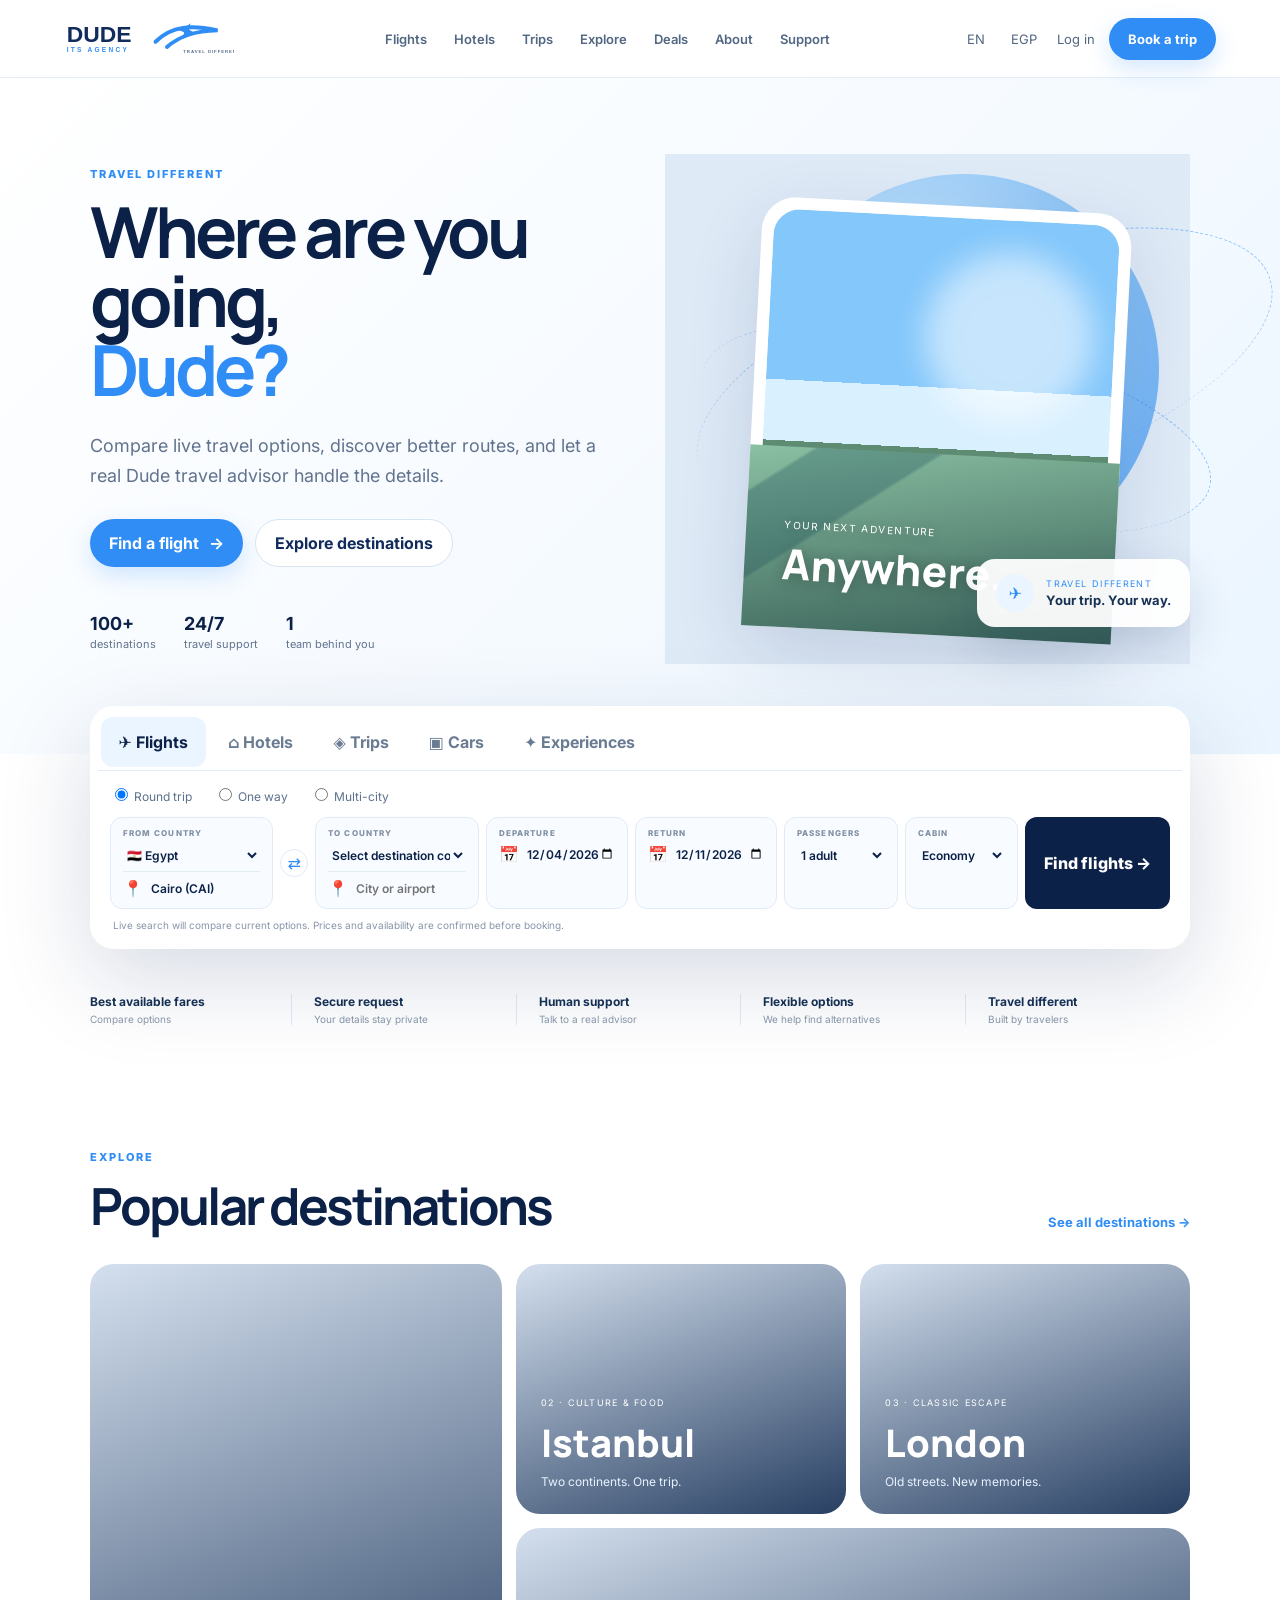
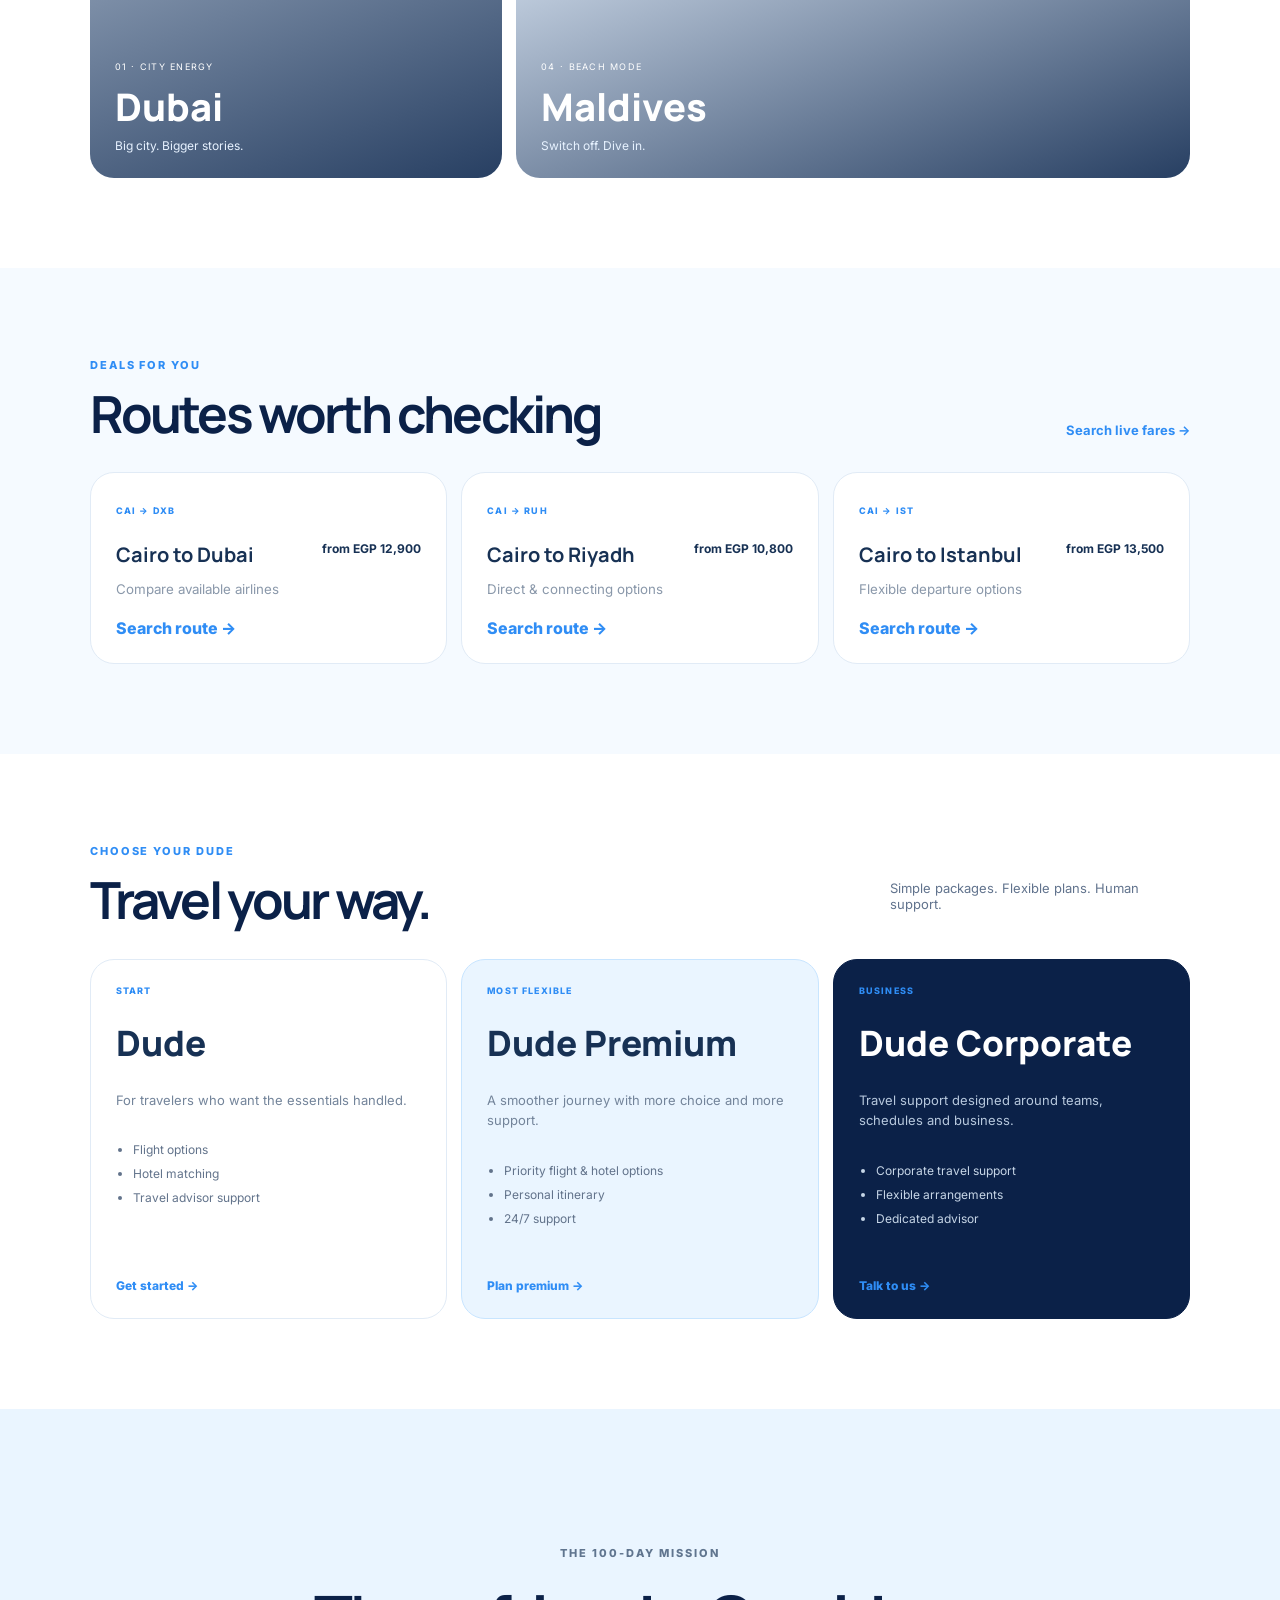
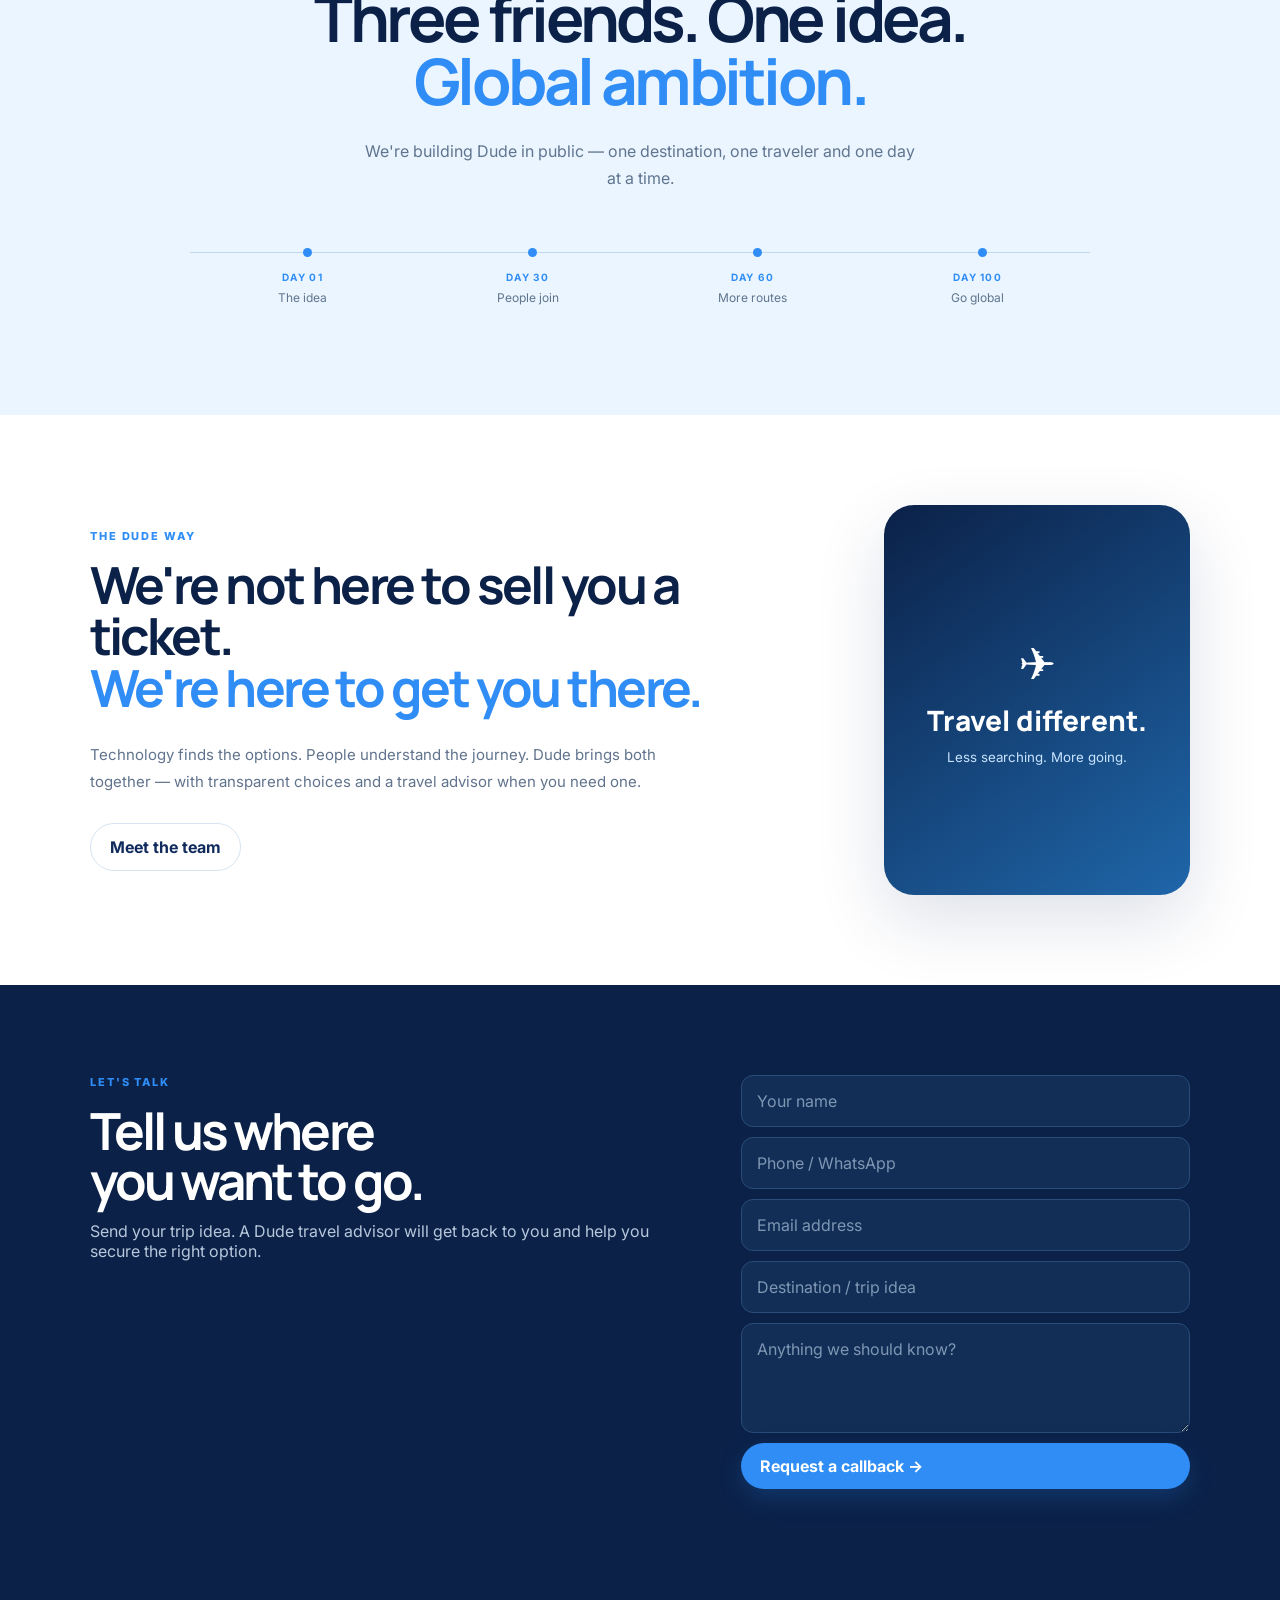
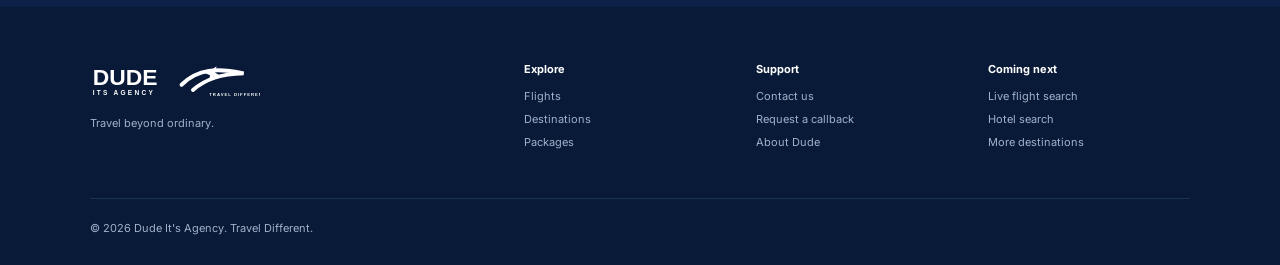
<file: index.html>
<!doctype html><html lang="en"><head><meta charset="utf-8"><meta name="viewport" content="width=device-width,initial-scale=1"><meta name="description" content="Dude It's Agency — compare live flight options and request your booking with a travel advisor."><title>Dude It's Agency — Travel Different</title><link rel="preconnect" href="https://fonts.googleapis.com"><link rel="preconnect" href="https://fonts.gstatic.com" crossorigin><link href="https://fonts.googleapis.com/css2?family=Inter:wght@400;500;600;700;800&family=Manrope:wght@600;700;800&display=swap" rel="stylesheet"><link rel="stylesheet" href="styles.css"><link rel="stylesheet" href="country-selector.css"></head><body><header class="site-header"><a class="logo" href="#top"><img src="logo.svg" alt="Dude It's Agency"></a><nav class="main-nav"><a href="#flights">Flights</a><a href="#hotels">Hotels</a><a href="#trips">Trips</a><a href="#explore">Explore</a><a href="#deals">Deals</a><a href="#about">About</a><a href="#support">Support</a></nav><div class="header-actions"><button class="text-btn">EN</button><button class="text-btn">EGP</button><a class="login" href="#contact">Log in</a><a class="nav-cta" href="#flights">Book a trip</a><button class="menu-btn" id="menuBtn">☰</button></div></header><main id="top"><section class="hero"><div class="hero-copy"><p class="eyebrow">TRAVEL DIFFERENT</p><h1>Where are you going,<br><span>Dude?</span></h1><p class="hero-text">Compare live travel options, discover better routes, and let a real Dude travel advisor handle the details.</p><div class="hero-actions"><a class="primary-btn" href="#flights">Find a flight <span>→</span></a><a class="secondary-btn" href="#explore">Explore destinations</a></div><div class="micro-proof"><span><strong>100+</strong> destinations</span><span><strong>24/7</strong> travel support</span><span><strong>1</strong> team behind you</span></div></div><div class="hero-visual"><div class="sky-orb"></div><div class="flight-path path-one"></div><div class="flight-path path-two"></div><div class="window-card"><div class="window-sky"></div><div class="window-land"></div><div class="window-copy"><small>YOUR NEXT ADVENTURE</small><strong>Anywhere.</strong></div></div><div class="floating-note"><span>✈</span><div><small>TRAVEL DIFFERENT</small><b>Your trip. Your way.</b></div></div></div></section><section class="search-wrap" id="flights"><div class="search-card"><div class="search-tabs"><button class="tab active">✈ Flights</button><button class="tab">⌂ Hotels</button><button class="tab">◈ Trips</button><button class="tab">▣ Cars</button><button class="tab">✦ Experiences</button></div><form id="flightSearch" class="flight-form"><div class="trip-type"><label><input type="radio" name="tripType" value="round" checked> Round trip</label><label><input type="radio" name="tripType" value="one"> One way</label><label><input type="radio" name="tripType" value="multi"> Multi-city</label></div><div class="fields"><label class="field location-field"><span>FROM COUNTRY</span><select id="fromCountry" aria-label="Departure country"></select><div class="input-row">📍<input id="from" value="Cairo (CAI)" autocomplete="off" placeholder="City or airport"></div></label><button class="swap" type="button" id="swapBtn" aria-label="Swap departure and destination">⇄</button><label class="field location-field"><span>TO COUNTRY</span><select id="toCountry" aria-label="Destination country"></select><div class="input-row">📍<input id="to" placeholder="City or airport" autocomplete="off" required></div></label><label class="field"><span>DEPARTURE</span><div class="input-row">📅<input id="departure" type="date" required></div></label><label class="field return-field"><span>RETURN</span><div class="input-row">📅<input id="returnDate" type="date"></div></label><label class="field"><span>PASSENGERS</span><select><option>1 adult</option><option>2 adults</option><option>3 adults</option><option>4+ adults</option></select></label><label class="field"><span>CABIN</span><select><option>Economy</option><option>Premium Economy</option><option>Business</option><option>First</option></select></label><button class="search-btn" type="submit">Find flights <span>→</span></button></div><p class="search-note">Live search will compare current options. Prices and availability are confirmed before booking.</p></form></div></section><section class="trust"><div><strong>Best available fares</strong><span>Compare options</span></div><div><strong>Secure request</strong><span>Your details stay private</span></div><div><strong>Human support</strong><span>Talk to a real advisor</span></div><div><strong>Flexible options</strong><span>We help find alternatives</span></div><div><strong>Travel different</strong><span>Built by travelers</span></div></section><section class="section" id="explore"><div class="section-head"><div><p class="eyebrow">EXPLORE</p><h2>Popular destinations</h2></div><a href="#contact">See all destinations →</a></div><div class="destination-grid"><article class="destination dubai"><div><small>01 · CITY ENERGY</small><h3>Dubai</h3><p>Big city. Bigger stories.</p></div></article><article class="destination istanbul"><div><small>02 · CULTURE & FOOD</small><h3>Istanbul</h3><p>Two continents. One trip.</p></div></article><article class="destination london"><div><small>03 · CLASSIC ESCAPE</small><h3>London</h3><p>Old streets. New memories.</p></div></article><article class="destination maldives"><div><small>04 · BEACH MODE</small><h3>Maldives</h3><p>Switch off. Dive in.</p></div></article></div></section><section class="section deals" id="deals"><div class="section-head"><div><p class="eyebrow">DEALS FOR YOU</p><h2>Routes worth checking</h2></div><a href="#flights">Search live fares →</a></div><div class="deal-grid"><article class="deal"><span>CAI → DXB</span><div><strong>Cairo to Dubai</strong><b>from EGP 12,900</b></div><small>Compare available airlines</small><button data-route="Cairo (CAI)|Dubai (DXB)">Search route →</button></article><article class="deal"><span>CAI → RUH</span><div><strong>Cairo to Riyadh</strong><b>from EGP 10,800</b></div><small>Direct & connecting options</small><button data-route="Cairo (CAI)|Riyadh (RUH)">Search route →</button></article><article class="deal"><span>CAI → IST</span><div><strong>Cairo to Istanbul</strong><b>from EGP 13,500</b></div><small>Flexible departure options</small><button data-route="Cairo (CAI)|Istanbul (IST)">Search route →</button></article></div></section><section class="section plans" id="trips"><div class="section-head"><div><p class="eyebrow">CHOOSE YOUR DUDE</p><h2>Travel your way.</h2></div><p>Simple packages. Flexible plans. Human support.</p></div><div class="plan-grid"><article class="plan"><span class="pill">START</span><h3>Dude</h3><p>For travelers who want the essentials handled.</p><ul><li>Flight options</li><li>Hotel matching</li><li>Travel advisor support</li></ul><a href="#contact">Get started →</a></article><article class="plan featured"><span class="pill">MOST FLEXIBLE</span><h3>Dude Premium</h3><p>A smoother journey with more choice and more support.</p><ul><li>Priority flight & hotel options</li><li>Personal itinerary</li><li>24/7 support</li></ul><a href="#contact">Plan premium →</a></article><article class="plan corporate"><span class="pill">BUSINESS</span><h3>Dude Corporate</h3><p>Travel support designed around teams, schedules and business.</p><ul><li>Corporate travel support</li><li>Flexible arrangements</li><li>Dedicated advisor</li></ul><a href="#contact">Talk to us →</a></article></div></section><section class="mission"><p class="eyebrow">THE 100-DAY MISSION</p><h2>Three friends. One idea.<br><span>Global ambition.</span></h2><p>We're building Dude in public — one destination, one traveler and one day at a time.</p><div class="timeline"><div><b>DAY 01</b><span>The idea</span></div><div><b>DAY 30</b><span>People join</span></div><div><b>DAY 60</b><span>More routes</span></div><div><b>DAY 100</b><span>Go global</span></div></div></section><section class="section about" id="about"><div class="about-copy"><p class="eyebrow">THE DUDE WAY</p><h2>We're not here to sell you a ticket.<br><span>We're here to get you there.</span></h2><p>Technology finds the options. People understand the journey. Dude brings both together — with transparent choices and a travel advisor when you need one.</p><a class="secondary-btn dark" href="#contact">Meet the team</a></div><div class="about-card"><span>✈</span><strong>Travel different.</strong><small>Less searching. More going.</small></div></section><section class="contact section" id="contact"><div><p class="eyebrow">LET'S TALK</p><h2>Tell us where<br>you want to go.</h2><p>Send your trip idea. A Dude travel advisor will get back to you and help you secure the right option.</p></div><form class="contact-form" id="contactForm"><input name="name" placeholder="Your name" required><input name="phone" placeholder="Phone / WhatsApp" required><input name="email" type="email" placeholder="Email address"><input name="trip" placeholder="Destination / trip idea" required><textarea name="message" placeholder="Anything we should know?"></textarea><button class="primary-btn" type="submit">Request a callback →</button><small id="formStatus"></small></form></section></main><footer id="support"><div class="footer-brand"><img src="logo.svg" alt=""><p>Travel beyond ordinary.</p></div><div><b>Explore</b><a href="#flights">Flights</a><a href="#explore">Destinations</a><a href="#trips">Packages</a></div><div><b>Support</b><a href="#contact">Contact us</a><a href="#contact">Request a callback</a><a href="#about">About Dude</a></div><div><b>Coming next</b><span>Live flight search</span><span>Hotel search</span><span>More destinations</span></div><p class="copyright">© 2026 Dude It's Agency. Travel Different.</p></footer><script src="script.js"></script><script src="country-selector.js"></script><script src="search-redirect.js"></script></body></html>
</file>
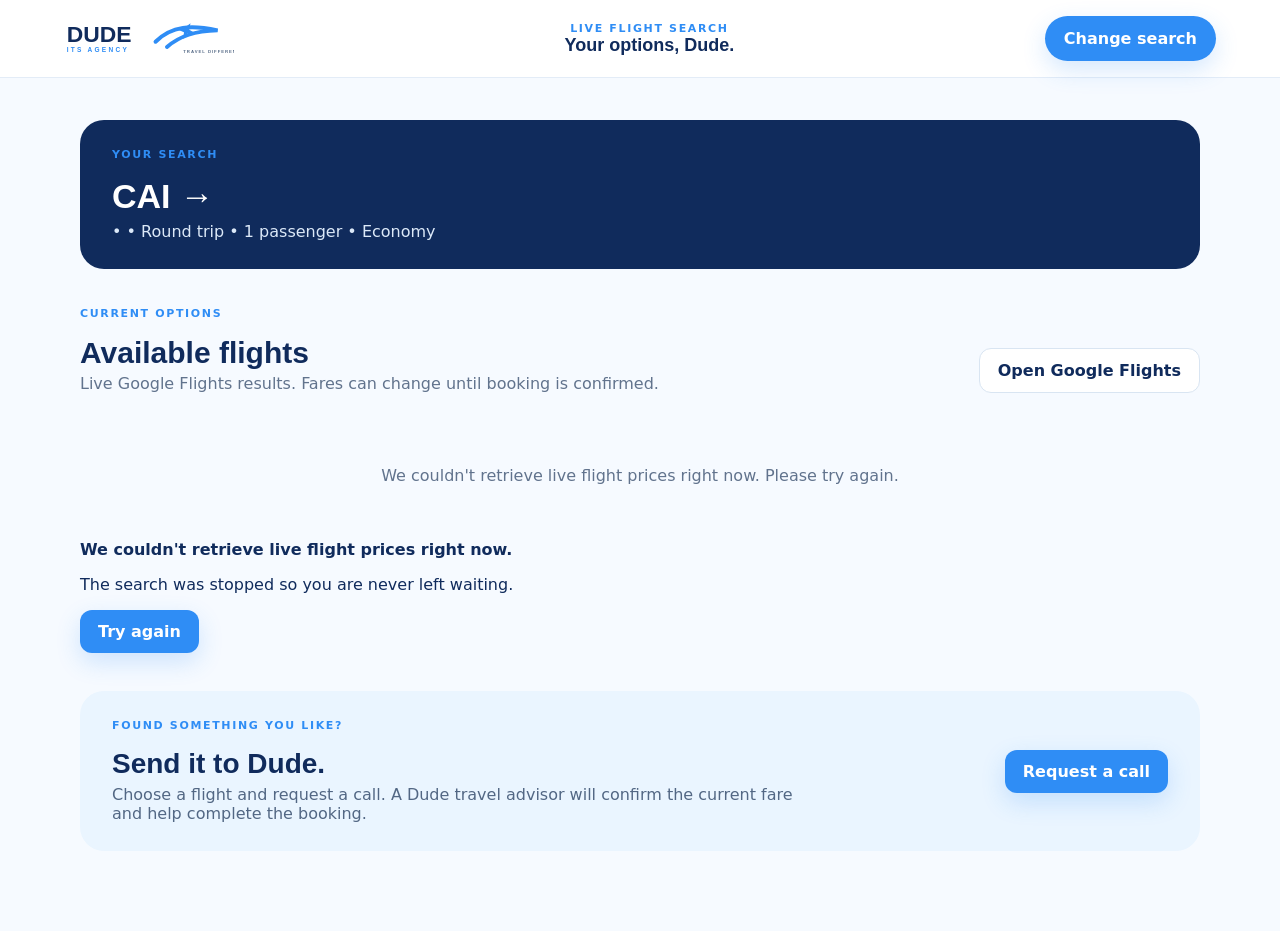
<file: results.html>
<!doctype html><html lang="en"><head><meta charset="utf-8"><meta name="viewport" content="width=device-width,initial-scale=1"><title>Flight results — Dude It's Agency</title><link rel="stylesheet" href="styles.css"><link rel="stylesheet" href="results.css"></head><body class="results-page"><header class="site-header results-header"><a class="logo" href="index.html#top"><img src="logo.svg" alt="Dude It's Agency"></a><div class="results-header-title"><span>LIVE FLIGHT SEARCH</span><strong>Your options, Dude.</strong></div><a class="nav-cta" href="index.html#flights">Change search</a></header><main class="results-main"><section class="results-summary" id="searchSummary"></section><section class="price-insight" id="priceInsight"></section><section class="results-toolbar"><div><span class="eyebrow">CURRENT OPTIONS</span><h1>Available flights</h1><p>Live Google Flights results. Fares can change until booking is confirmed.</p></div><button class="secondary-btn" id="googleFlightsBtn" type="button" hidden>Open Google Flights</button></section><div id="resultsState" class="results-state">Searching current fares…</div><section id="flightList" class="flight-list"></section><section class="call-banner"><div><span class="eyebrow">FOUND SOMETHING YOU LIKE?</span><h2>Send it to Dude.</h2><p>Choose a flight and request a call. A Dude travel advisor will confirm the current fare and help complete the booking.</p></div><button class="primary-btn" id="openCall" type="button">Request a call</button></section></main><div class="call-modal" id="callModal" hidden><div class="modal-backdrop" data-close></div><div class="call-dialog"><button class="modal-x" type="button" data-close>×</button><span class="eyebrow">DUDE TRAVEL ADVISOR</span><h2>Request your booking call</h2><p>We'll contact you using the details below.</p><form id="callForm"><input name="name" placeholder="Full name" required><input name="phone" placeholder="Phone / WhatsApp" required><input name="email" type="email" placeholder="Email address"><textarea name="notes" rows="3" placeholder="Anything else?"></textarea><button class="primary-btn" type="submit">Request a call</button><small id="callStatus"></small></form></div></div><script src="results.js"></script></body></html>
</file>
<file: styles.css>
:root{--navy:#102b5c;--deep:#0b2148;--blue:#2f8df5;--sky:#eaf5ff;--pale:#f5faff;--text:#173154;--muted:#61738d;--line:#e1ebf6;--white:#fff;--shadow:0 25px 70px rgba(16,43,92,.14)}*{box-sizing:border-box}html{scroll-behavior:smooth}body{margin:0;color:var(--text);font-family:Inter,system-ui,sans-serif;background:#fff}a{color:inherit;text-decoration:none}button,input,select,textarea{font:inherit}button{cursor:pointer}.site-header{height:78px;padding:0 5vw;display:flex;align-items:center;justify-content:space-between;gap:28px;position:sticky;top:0;z-index:50;background:rgba(255,255,255,.92);backdrop-filter:blur(16px);border-bottom:1px solid rgba(225,235,246,.9)}.logo{display:block;min-width:190px}.logo img{width:170px;height:auto;display:block}.main-nav{display:flex;gap:27px;font-size:13px;font-weight:600;color:#526783}.main-nav a:hover{color:var(--navy)}.header-actions{display:flex;align-items:center;gap:14px;font-size:13px}.text-btn,.login{border:0;background:none;color:#526783}.nav-cta,.primary-btn{background:var(--blue);color:#fff;border:0;border-radius:999px;padding:13px 19px;font-weight:700;display:inline-flex;align-items:center;gap:10px;box-shadow:0 9px 24px rgba(47,141,245,.2)}.menu-btn{display:none;border:0;background:none;font-size:22px}.hero{min-height:630px;padding:76px 7vw 90px;display:grid;grid-template-columns:1fr 1fr;gap:50px;align-items:center;background:linear-gradient(135deg,#fff 0%,#f5faff 58%,#eaf5ff 100%);overflow:hidden}.eyebrow{margin:0 0 16px;color:var(--blue);font-size:11px;font-weight:800;letter-spacing:.18em}.hero h1,.section h2,.mission h2,.contact h2{font-family:Manrope,Inter,sans-serif;font-size:clamp(46px,5.5vw,82px);line-height:.98;letter-spacing:-.055em;margin:0;color:var(--deep)}.hero h1 span,.mission h2 span,.about h2 span{color:var(--blue)}.hero-text{font-size:18px;line-height:1.7;color:var(--muted);max-width:590px;margin:27px 0}.hero-actions{display:flex;gap:12px;flex-wrap:wrap}.secondary-btn{display:inline-flex;padding:13px 19px;border:1px solid #d7e4f2;border-radius:999px;font-weight:700;color:var(--navy);background:#fff}.micro-proof{display:flex;gap:28px;margin-top:46px;flex-wrap:wrap}.micro-proof span{display:flex;flex-direction:column;color:var(--muted);font-size:11px;gap:3px}.micro-proof strong{font-size:18px;color:var(--deep)}.hero-visual{height:510px;position:relative}.sky-orb{width:390px;height:390px;border-radius:50%;position:absolute;right:6%;top:4%;background:radial-gradient(circle at 35% 28%,#bfe4ff,#76b9f5 48%,#2f8df5 100%);opacity:.75}.flight-path{position:absolute;border:1.5px dashed rgba(47,141,245,.5);border-left:0;border-bottom:0;border-radius:50%;transform:rotate(-18deg)}.path-one{width:600px;height:230px;right:-18%;top:20%}.path-two{width:520px;height:180px;right:-5%;top:36%;transform:rotate(13deg)}.window-card{position:absolute;right:13%;top:10%;width:370px;height:430px;border-radius:34px;background:#fff;padding:12px;box-shadow:var(--shadow);transform:rotate(3deg)}.window-sky{height:100%;border-radius:26px;background:linear-gradient(#83c7fb 0 42%,#d9f0ff 42% 57%,#5d8c73 57% 100%);position:relative;overflow:hidden}.window-sky:after{content:"";position:absolute;width:170px;height:170px;border-radius:50%;background:#fff;opacity:.55;right:20px;top:32px;filter:blur(16px)}.window-land{position:absolute;bottom:0;left:0;right:0;height:42%;background:linear-gradient(145deg,transparent 10%,rgba(15,67,81,.28) 11% 30%,transparent 31%),linear-gradient(170deg,#8bc0a3,#355d55)}.window-copy{position:absolute;left:38px;bottom:35px;color:#fff;text-shadow:0 2px 15px rgba(0,0,0,.3)}.window-copy small{display:block;font-size:10px;letter-spacing:.16em}.window-copy strong{font:800 42px Manrope;display:block;margin-top:4px}.floating-note{position:absolute;right:0;bottom:37px;background:rgba(255,255,255,.94);padding:15px 19px;border-radius:18px;box-shadow:0 18px 45px rgba(16,43,92,.16);display:flex;gap:12px;align-items:center}.floating-note>span{width:38px;height:38px;border-radius:50%;display:grid;place-items:center;background:var(--sky);color:var(--blue)}.floating-note small{display:block;color:var(--blue);font-size:9px;letter-spacing:.15em}.floating-note b{font-size:13px}.search-wrap{position:relative;margin-top:-48px;padding:0 7vw;z-index:10}.search-card{background:#fff;border-radius:24px;box-shadow:0 30px 90px rgba(16,43,92,.17);padding:8px}.search-tabs{display:flex;gap:4px;padding:3px;border-bottom:1px solid var(--line)}.tab{border:0;background:none;padding:15px 18px;border-radius:12px;color:#6a7c93;font-weight:700}.tab.active{background:var(--sky);color:var(--deep)}.flight-form{padding:14px 12px 5px}.trip-type{display:flex;gap:22px;font-size:12px;color:#5d718c;margin-bottom:13px}.fields{display:grid;grid-template-columns:1.15fr 28px 1.15fr 1fr 1fr .8fr .8fr auto;gap:7px;align-items:stretch}.field{background:#f8fbff;border:1px solid var(--line);border-radius:12px;padding:10px 12px;min-width:0}.field>span{display:block;font-size:8px;font-weight:800;letter-spacing:.14em;color:#8190a3;margin-bottom:6px}.input-row{display:flex;gap:6px;align-items:center;color:var(--blue)}.field input,.field select{border:0;outline:0;background:transparent;color:var(--deep);width:100%;min-width:0;font-weight:600;font-size:12px}.swap{align-self:center;width:28px;height:28px;border:1px solid var(--line);border-radius:50%;background:#fff;color:var(--blue)}.search-btn{border:0;border-radius:12px;background:var(--deep);color:#fff;padding:0 18px;font-weight:800;min-width:145px}.search-note{font-size:10px;color:#8795a8;margin:10px 3px 5px}.trust{display:grid;grid-template-columns:repeat(5,1fr);padding:45px 7vw 35px;gap:22px}.trust div{border-right:1px solid var(--line);padding-right:20px}.trust div:last-child{border:0}.trust strong,.trust span{display:block}.trust strong{font-size:12px}.trust span{font-size:10px;color:#8a98aa;margin-top:4px}.section{padding:90px 7vw}.section-head{display:flex;justify-content:space-between;align-items:end;gap:30px;margin-bottom:34px}.section h2{font-size:clamp(36px,4vw,58px)}.section-head>a{font-weight:700;color:var(--blue);font-size:13px}.section-head>p{color:var(--muted);max-width:300px;font-size:13px}.destination-grid{display:grid;grid-template-columns:1.25fr 1fr 1fr;grid-template-rows:250px 250px;gap:14px}.destination{border-radius:24px;position:relative;overflow:hidden;padding:25px;display:flex;align-items:end;color:#fff;background-size:cover}.destination:before{content:"";position:absolute;inset:0;background:linear-gradient(160deg,rgba(7,33,72,.05),rgba(7,33,72,.85))}.destination>div{position:relative;z-index:1}.destination small{font-size:9px;letter-spacing:.14em}.destination h3{font:800 38px Manrope;margin:6px 0}.destination p{margin:0;font-size:12px;color:#e7f2ff}.dubai{grid-row:span 2;background:linear-gradient(135deg,#6fb9ed,#e2a978 55%,#24496c)}.maldives{grid-column:span 2;background:linear-gradient(135deg,#68c9ed,#36a1c1 50%,#0d5875)}.istanbul{background:linear-gradient(135deg,#6e9fc5,#9b6b52,#293f57)}.london{background:linear-gradient(135deg,#9ec6e2,#62758e,#26374c)}.deals{background:var(--pale)}.deal-grid,.plan-grid{display:grid;grid-template-columns:repeat(3,1fr);gap:14px}.deal,.plan{background:#fff;border:1px solid var(--line);border-radius:24px;padding:25px}.deal>span,.pill{font-size:9px;font-weight:800;color:var(--blue);letter-spacing:.13em}.deal div{display:flex;justify-content:space-between;gap:15px;margin:23px 0 10px}.deal strong{font:700 20px Manrope}.deal b{font-size:12px;white-space:nowrap}.deal small{color:#8a98aa}.deal button{display:block;margin-top:20px;border:0;background:none;color:var(--blue);font-weight:800;padding:0}.plan{min-height:360px;display:flex;flex-direction:column}.plan.featured{background:var(--sky);border-color:#c8e5ff}.plan.corporate{background:var(--deep);color:#fff;border-color:var(--deep)}.plan h3{font:800 35px Manrope;margin:23px 0 10px}.plan p{font-size:13px;color:#73849a;line-height:1.6}.corporate p{color:#b7c8dd}.plan ul{padding-left:17px;color:#62738b;font-size:12px;line-height:2;margin-top:15px}.corporate ul{color:#c7d6e7}.plan a{margin-top:auto;color:var(--blue);font-weight:800;font-size:12px}.mission{padding:110px 7vw;background:var(--sky);text-align:center}.mission h2{font-size:clamp(42px,5vw,70px)}.mission>p{max-width:560px;margin:25px auto;color:#60758f;line-height:1.7}.timeline{display:grid;grid-template-columns:repeat(4,1fr);max-width:900px;margin:60px auto 0;border-top:1px solid #bed8ef}.timeline div{padding-top:18px;position:relative}.timeline div:before{content:"";position:absolute;top:-5px;left:50%;width:9px;height:9px;background:var(--blue);border-radius:50%}.timeline b,.timeline span{display:block}.timeline b{font-size:10px;letter-spacing:.13em;color:var(--blue)}.timeline span{font-size:12px;margin-top:7px;color:#61758e}.about{display:grid;grid-template-columns:1.4fr .6fr;gap:80px;align-items:center}.about h2{font-family:Manrope;font-size:clamp(38px,4vw,62px);line-height:1;letter-spacing:-.05em}.about-copy>p:not(.eyebrow){max-width:620px;color:var(--muted);line-height:1.8;font-size:15px;margin:28px 0}.about-card{height:390px;border-radius:30px;background:linear-gradient(145deg,var(--deep),#1f66a9);color:#fff;display:flex;flex-direction:column;align-items:center;justify-content:center;gap:10px;box-shadow:var(--shadow)}.about-card span{font-size:45px}.about-card strong{font:800 28px Manrope}.about-card small{color:#c9e4ff}.contact{background:var(--deep);color:#fff;display:grid;grid-template-columns:1fr .8fr;gap:90px}.contact h2{color:#fff}.contact>div>p:not(.eyebrow){color:#b7c8dc}.contact-form{display:flex;flex-direction:column;gap:10px}.contact-form input,.contact-form textarea{background:#122e57;border:1px solid #294b77;border-radius:12px;padding:15px;color:#fff;outline:0}.contact-form textarea{min-height:110px;resize:vertical}.contact-form input::placeholder,.contact-form textarea::placeholder{color:#7f96b3}.contact-form small{color:#8dc7ff;min-height:18px}footer{padding:55px 7vw 30px;background:#081a37;color:#9eb2ca;display:grid;grid-template-columns:2fr 1fr 1fr 1fr;gap:30px}.footer-brand img{width:170px;filter:brightness(0) invert(1)}footer p{font-size:11px}footer b{color:#fff;display:block;font-size:11px;margin-bottom:13px}footer a,footer span{display:block;font-size:11px;margin:9px 0}.copyright{grid-column:1/-1;border-top:1px solid #183354;padding-top:22px;margin:10px 0 0}@media(max-width:1100px){.main-nav{display:none}.menu-btn{display:block}.fields{grid-template-columns:1fr 1fr 1fr 1fr}.swap{display:none}.search-btn{min-height:52px}.hero{grid-template-columns:1fr}.hero-visual{display:none}.trust{grid-template-columns:repeat(3,1fr)}.destination-grid{grid-template-columns:1fr 1fr;grid-template-rows:260px 260px}.dubai{grid-row:auto}.maldives{grid-column:auto}.deal-grid,.plan-grid{grid-template-columns:1fr}.about,.contact{grid-template-columns:1fr}}@media(max-width:650px){.site-header{height:68px;padding:0 5vw}.logo img{width:135px}.header-actions .text-btn,.header-actions .login{display:none}.nav-cta{padding:10px 13px;font-size:11px}.hero{padding:60px 5vw 75px}.hero h1{font-size:50px}.hero-text{font-size:16px}.micro-proof{gap:16px}.search-wrap{padding:0 4vw;margin-top:-35px}.search-tabs{overflow:auto}.tab{white-space:nowrap}.fields{grid-template-columns:1fr 1fr}.search-btn{grid-column:1/-1}.trip-type{flex-wrap:wrap}.trust{grid-template-columns:1fr 1fr;padding:35px 5vw}.section{padding:65px 5vw}.section-head{align-items:start;flex-direction:column;gap:12px}.destination-grid{display:flex;flex-direction:column}.destination{height:250px}.mission{padding:75px 5vw}.timeline{grid-template-columns:1fr 1fr;gap:30px;border:0}.timeline div:before{left:0}.timeline div{text-align:left;padding-left:18px;border-left:1px solid #bed8ef}.contact{gap:40px}footer{grid-template-columns:1fr 1fr;padding:45px 5vw}.footer-brand{grid-column:1/-1}.copyright{grid-column:1/-1}}

/* Stable travel imagery */
.destination.dubai{background-image:url("https://images.unsplash.com/photo-1512453979798-5ea266f8880c?auto=format&fit=crop&w=1200&q=82")}
.destination.istanbul{background-image:url("https://images.unsplash.com/photo-1524231757912-21f4fe3a7200?auto=format&fit=crop&w=1200&q=82")}
.destination.london{background-image:url("https://images.unsplash.com/photo-1513635269975-59663e0ac1ad?auto=format&fit=crop&w=1200&q=82")}
.destination.maldives{background-image:url("https://images.unsplash.com/photo-1514282401047-d79a71a590e8?auto=format&fit=crop&w=1200&q=82")}
.hero-visual::before{content:"";position:absolute;inset:0;border-radius:32px;background-image:url("https://images.unsplash.com/photo-1436491865332-7a61a109cc05?auto=format&fit=crop&w=1400&q=82");background-size:cover;background-position:center;opacity:.22;z-index:-1}
.window-sky::before{content:"";position:absolute;inset:0;background-image:url("https://images.unsplash.com/photo-1500534623283-312aade485b7?auto=format&fit=crop&w=1200&q=82");background-size:cover;background-position:center;opacity:.72}
.destination,.hero-visual,.window-sky{background-color:#dfeaf7}
</file>
<file: country-selector.css>
.location-field select{width:100%;margin-bottom:7px;border:0;outline:0;background:transparent;color:var(--deep);font-weight:600;font-size:12px;min-width:0}
.location-field select option{color:#173154;background:#fff}
.location-field .input-row{border-top:1px solid rgba(225,235,246,.9);padding-top:6px}
@media(max-width:1100px){.location-field select{font-size:11px}}
</file>
<file: results.css>
.results-page{background:#f6faff;color:#102b5c}.results-header{background:#fff;border-bottom:1px solid #e3ecf7}.results-header-title{text-align:center;margin:auto}.results-header-title span,.eyebrow{display:block;font-size:11px;font-weight:800;letter-spacing:.15em;color:#2f8df5}.results-header-title strong{font:800 18px Manrope,Inter,sans-serif}.results-main{width:min(1120px,92%);margin:auto;padding:42px 0 80px}.results-summary{background:#102b5c;color:#fff;border-radius:24px;padding:28px 32px}.results-summary h1{margin:6px 0;font:800 34px Manrope,Inter,sans-serif}.results-summary p{margin:0;color:#dce9f8}.price-box{margin-top:18px;background:#fff;border:1px solid #e3ecf7;border-radius:18px;padding:18px 22px}.price-box strong{font-size:24px}.results-toolbar{display:flex;align-items:end;justify-content:space-between;gap:20px;margin:38px 0 18px}.results-toolbar h1{margin:4px 0;font:800 30px Manrope,Inter,sans-serif}.results-toolbar p{margin:0;color:#61738d}.flight-list{display:grid;gap:14px}.flight-card{background:#fff;border:1px solid #e3ecf7;border-radius:20px;padding:20px;display:grid;grid-template-columns:64px 1fr auto;gap:18px;align-items:center}.airline-logo{width:52px;height:52px;object-fit:contain;border-radius:12px;background:#f5faff}.flight-times{display:flex;align-items:center;gap:18px}.flight-times strong{font-size:21px}.flight-line{height:1px;background:#cbd9e9;flex:1}.flight-meta{margin-top:8px;color:#61738d;font-size:13px}.flight-price{text-align:right}.flight-price strong{font-size:24px;display:block}.flight-price small{display:block;color:#61738d;margin:4px 0 10px}.primary-btn,.secondary-btn{border:0;border-radius:12px;padding:12px 18px;font-weight:800;cursor:pointer}.primary-btn{background:#2f8df5;color:#fff}.secondary-btn{background:#fff;color:#102b5c;border:1px solid #d9e5f2}.results-state{text-align:center;padding:55px;color:#61738d}.call-banner{margin-top:38px;background:#eaf5ff;border-radius:24px;padding:28px 32px;display:flex;align-items:center;justify-content:space-between;gap:24px}.call-banner h2{margin:5px 0;font:800 28px Manrope,Inter,sans-serif}.call-banner p{margin:0;color:#526784;max-width:700px}.call-modal{position:fixed;inset:0;z-index:50;display:grid;place-items:center;padding:20px}.call-modal[hidden]{display:none}.modal-backdrop{position:absolute;inset:0;background:#07193199}.call-dialog{position:relative;z-index:1;width:min(520px,100%);background:#fff;border-radius:24px;padding:30px}.modal-x{position:absolute;right:16px;top:14px;border:0;background:transparent;font-size:28px}.call-dialog form{display:grid;gap:12px}.call-dialog input,.call-dialog textarea{width:100%;border:1px solid #dbe6f2;border-radius:12px;padding:13px;font:inherit}@media(max-width:700px){.results-main{width:94%;padding-top:24px}.results-summary h1{font-size:27px}.results-toolbar{display:block}.results-toolbar button{margin-top:14px}.flight-card{grid-template-columns:1fr}.flight-price{text-align:left}.call-banner{display:block}.call-banner button{margin-top:18px;width:100%}}
</file>
